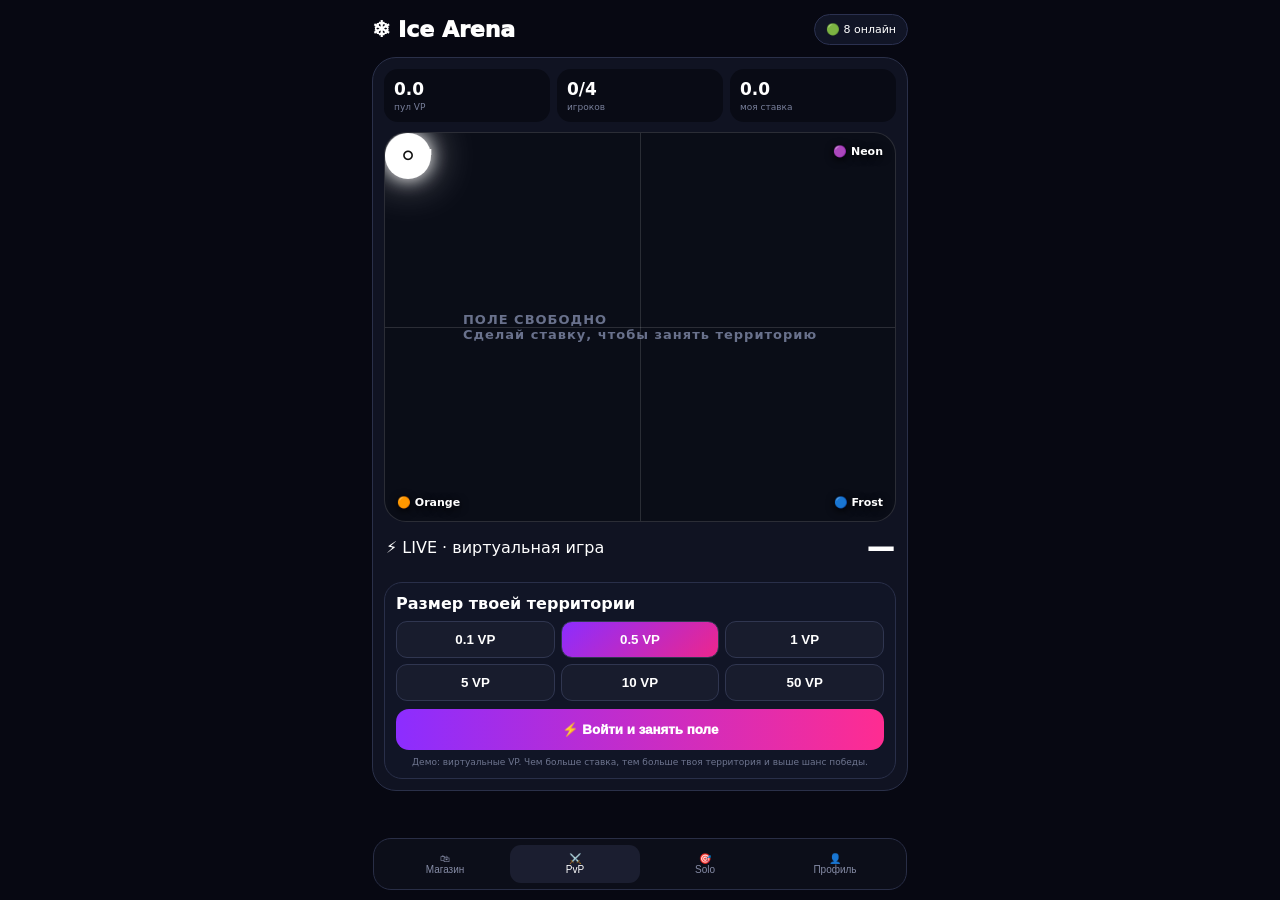
<file: ice_arena.html>
<!doctype html><html lang="ru"><head><meta charset="utf-8"><meta name="viewport" content="width=device-width,initial-scale=1"><title>Ice Arena</title><style>*{box-sizing:border-box}body{margin:0;background:#070812;color:#fff;font-family:Inter,system-ui,sans-serif}.app{max-width:560px;margin:auto;padding:14px 12px 90px}.top{display:flex;justify-content:space-between;align-items:center;margin-bottom:12px}.brand{font-size:22px;font-weight:950}.online{background:#111526;border:1px solid #2b3150;border-radius:20px;padding:8px 11px;font-size:11px}.hero{background:#101322;border:1px solid #2a3049;border-radius:24px;padding:11px}.stats{display:grid;grid-template-columns:repeat(3,1fr);gap:7px}.stat{background:#090b15;border-radius:14px;padding:10px}.stat b{font-size:17px}.stat span{display:block;color:#777e99;font-size:9px;margin-top:3px}.arena{position:relative;height:390px;margin-top:10px;border-radius:22px;overflow:hidden;background:#0a0d17;border:1px solid #ffffff22}.zone{position:absolute;transition:all .45s ease}.z1{left:0;top:0;height:100%;width:0;background:linear-gradient(135deg,#ff3f91,#b70e61)}.z2{right:0;top:0;height:100%;width:0;background:linear-gradient(135deg,#7548ff,#4015d0)}.z3{left:0;bottom:0;height:0;width:50%;background:linear-gradient(135deg,#ffad3c,#dc5911)}.z4{right:0;bottom:0;height:0;width:50%;background:linear-gradient(135deg,#29dac4,#087ebd)}.empty{position:absolute;inset:0;display:grid;place-items:center;color:#69718c;font-weight:900;font-size:13px;letter-spacing:1px}.zoneLine{position:absolute;background:#ffffff22;z-index:2}.vline{width:1px;height:100%;left:50%}.hline{height:1px;width:100%;top:50%}.zoneLabel{position:absolute;z-index:3;font-weight:900;font-size:11px;text-shadow:0 2px 8px #000}.l1{left:12px;top:12px}.l2{right:12px;top:12px}.l3{left:12px;bottom:12px}.l4{right:12px;bottom:12px}.orb{position:absolute;width:46px;height:46px;border-radius:50%;background:#fff;color:#111;display:grid;place-items:center;font-size:21px;box-shadow:0 0 18px #fff,0 0 45px #ffffff99;z-index:5;transition:box-shadow .3s}.status{display:flex;justify-content:space-between;align-items:center;margin:10px 2px}.timer{font-size:27px;font-weight:950}.players{display:grid;gap:6px}.player{display:flex;align-items:center;gap:9px;background:#0b0e19;border:1px solid #222840;border-radius:14px;padding:8px}.avatar{width:34px;height:34px;border-radius:50%;display:grid;place-items:center}.pn{flex:1}.pn b{display:block;font-size:13px}.pn span{font-size:9px;color:#777e99}.pct{font-weight:950}.controls{margin-top:9px;background:#111526;border:1px solid #292f49;border-radius:18px;padding:11px}.betgrid{display:grid;grid-template-columns:repeat(3,1fr);gap:6px;margin-top:8px}.bet{border:1px solid #303650;background:#181c2d;color:#fff;border-radius:11px;padding:10px;font-weight:900}.bet.active{background:linear-gradient(135deg,#8c2dff,#ed268d)}.join{width:100%;margin-top:8px;border:0;border-radius:13px;padding:13px;background:linear-gradient(90deg,#8c2dff,#ff2c91);color:#fff;font-weight:950}.note{text-align:center;color:#6e758f;font-size:9px;margin-top:7px}.nav{position:fixed;bottom:10px;left:50%;transform:translateX(-50%);width:min(534px,calc(100% - 20px));display:grid;grid-template-columns:repeat(4,1fr);padding:6px;background:#0d0f1bf5;border:1px solid #292e46;border-radius:18px}.nav button{background:transparent;border:0;color:#858ba5;padding:8px;font-size:10px}.nav button:nth-child(2){color:#fff;background:#1b1e30;border-radius:11px}.toast{position:fixed;left:50%;bottom:82px;transform:translateX(-50%);background:#fff;color:#111;padding:9px 13px;border-radius:20px;font-size:11px;font-weight:900;display:none}.toast.show{display:block}</style></head><body><main class="app"><div class="top"><div class="brand">❄️ Ice Arena</div><div class="online">🟢 8 онлайн</div></div><section class="hero"><div class="stats"><div class="stat"><b id="pool">0.0</b><span>пул VP</span></div><div class="stat"><b id="count">0/4</b><span>игроков</span></div><div class="stat"><b id="mybet">0.0</b><span>моя ставка</span></div></div><div class="arena" id="arena"><div class="empty" id="empty">ПОЛЕ СВОБОДНО<br>Сделай ставку, чтобы занять территорию</div><div class="zone z1" id="z1"></div><div class="zone z2" id="z2"></div><div class="zone z3" id="z3"></div><div class="zone z4" id="z4"></div><div class="zoneLine vline"></div><div class="zoneLine hline"></div><div class="zoneLabel l1">🩷 Ты</div><div class="zoneLabel l2">🟣 Neon</div><div class="zoneLabel l3">🟠 Orange</div><div class="zoneLabel l4">🔵 Frost</div><div class="orb" id="orb">⚪</div></div><div class="status"><span>⚡ LIVE · виртуальная игра</span><span class="timer" id="timer">—</span></div><div class="players" id="players"></div><div class="controls"><b>Размер твоей территории</b><div class="betgrid"><button class="bet" data-v="0.1">0.1 VP</button><button class="bet active" data-v="0.5">0.5 VP</button><button class="bet" data-v="1">1 VP</button><button class="bet" data-v="5">5 VP</button><button class="bet" data-v="10">10 VP</button><button class="bet" data-v="50">50 VP</button></div><button class="join" id="join">⚡ Войти и занять поле</button><div class="note">Демо: виртуальные VP. Чем больше ставка, тем больше твоя территория и выше шанс победы.</div></div></section></main><nav class="nav"><button>🛍<br>Магазин</button><button>⚔️<br>PvP</button><button>🎯<br>Solo</button><button>👤<br>Профиль</button></nav><div class="toast" id="toast"></div><script>const colors=['#ff4b91','#7c4dff','#ff9b38','#27d6c4'],names=['Ты','Neon','Orange','Frost'],emojis=['🩷','🟣','🟠','🔵'];let players=[],selected=.5,running=false,timer=0,x=.5,y=.5,vx=.9,vy=.65,last=performance.now();const $=id=>document.getElementById(id),arena=$('arena'),orb=$('orb');function total(){return players.reduce((s,p)=>s+p.bet,0)}function render(){const sum=total();$('pool').textContent=sum.toFixed(1);$('count').textContent=players.length+'/4';$('mybet').textContent=players.find(p=>p.name==='Ты')?.bet.toFixed(1)||'0.0';$('empty').style.display=players.length?'none':'grid';$('players').innerHTML=players.map(p=>`<div class="player"><div class="avatar" style="background:${p.color}33;border:2px solid ${p.color}">${p.emoji}</div><div class="pn"><b>${p.name}</b><span>${p.bet} VP · территория ${(p.bet/sum*100).toFixed(1)}%</span></div><div class="pct">${(p.bet/sum*100).toFixed(1)}%</div></div>`).join('');drawZones()}function drawZones(){const sum=total();['z1','z2','z3','z4'].forEach(id=>$(id).style.cssText='');players.forEach((p,i)=>{const pct=p.bet/sum;const z=$(['z1','z2','z3','z4'][i]);if(!z)return;if(i<2){z.style.width=(pct*100)+'%';z.style.height='100%';z.style.left=i===0?'0':'auto';z.style.right=i===1?'0':'auto';z.style.top='0'}else{z.style.width='50%';z.style.height=(pct*200)+'%';z.style.left=i===2?'0':'auto';z.style.right=i===3?'0':'auto';z.style.bottom='0'}})}document.querySelectorAll('.bet').forEach(b=>b.onclick=()=>{document.querySelectorAll('.bet').forEach(x=>x.classList.remove('active'));b.classList.add('active');selected=+b.dataset.v;toast('Выбрано '+selected+' VP')});function toast(s){const q=$('toast');q.textContent=s;q.classList.add('show');setTimeout(()=>q.classList.remove('show'),1200)}$('join').onclick=()=>{if(players.length>=4)return toast('Арена заполнена');if(players.some(p=>p.name==='Ты'))return toast('Ты уже в игре');players.push({name:'Ты',bet:selected,color:colors[0],emoji:emojis[0]});render();timer=6;running=true;x=.5;y=.5;toast('Твоя территория занята 🩷')};function winner(){let r=Math.random()*total();for(const p of players){r-=p.bet;if(r<=0)return p}return players[0]}function loop(now){const dt=Math.min((now-last)/1000,.05);last=now;if(running){timer-=dt;$('timer').textContent=Math.max(0,timer).toFixed(1);x+=vx*dt;y+=vy*dt;if(x<.06||x>.94)vx*=-1;if(y<.07||y>.93)vy*=-1;x=Math.max(.06,Math.min(.94,x));y=Math.max(.07,Math.min(.93,y));orb.style.left=(x*100)+'%';orb.style.top=(y*100)+'%';if(timer<=0){const w=winner();toast('🏆 '+w.name+' победил · '+(w.bet/total()*100).toFixed(1)+'%');running=false;setTimeout(()=>{timer=0;$('timer').textContent='—'},900)}}requestAnimationFrame(loop)}render();requestAnimationFrame(loop)</script></body></html>
</file>
